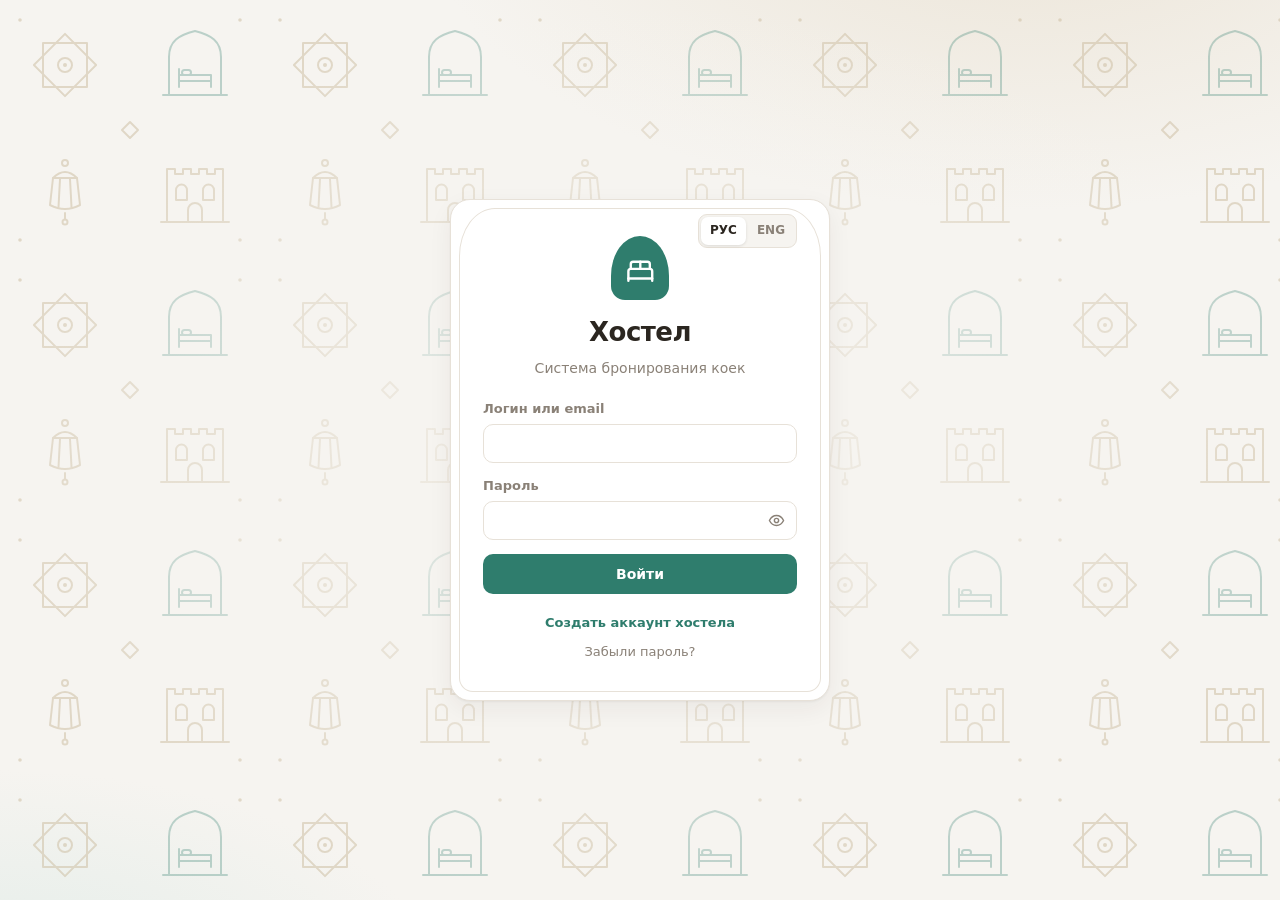
<file: hostel-booking/index.html>
<!DOCTYPE html>
<html lang="ru">

<head>
  <meta charset="UTF-8">
  <meta name="viewport" content="width=device-width, initial-scale=1.0">
  <meta name="robots" content="noindex, nofollow">
  <meta name="theme-color" content="#2f7d6d">
  <title>Хостел — бронирование коек</title>

  <!-- Иконки (вкладка браузера + экран телефона) -->
  <link rel="icon" type="image/png" sizes="32x32" href="assets/icon-32.png?v=2">
  <link rel="icon" type="image/png" sizes="192x192" href="assets/icon-192.png?v=2">
  <link rel="apple-touch-icon" sizes="180x180" href="assets/icon-180.png?v=2">
  <link rel="manifest" href="manifest.webmanifest?v=2">
  <meta name="apple-mobile-web-app-title" content="Хостел">
  <meta name="apple-mobile-web-app-capable" content="yes">
  <meta name="mobile-web-app-capable" content="yes">

  <link rel="stylesheet" href="styles.css?v=15">
<link rel="stylesheet" href="css/modals.css?v=1">
</head>

<body>

  <!-- ЭКРАН ВХОДА / РЕГИСТРАЦИИ -->
  <div id="loginScreen" class="login-screen">
    <form id="loginForm" class="login-card" autocomplete="off">
      <div class="lang-switch login-langs" id="loginLangs"></div>
      <div class="login-logo" data-icon="bed"></div>
      <h1 id="authTitle">Хостел</h1>
      <p class="login-sub" id="authSub">Система бронирования коек</p>

      <label class="field">
        <span id="authUserLabel">Логин или email</span>
        <input type="text" id="loginUser" required autocomplete="username">
      </label>
      <label class="field" id="authNameField" hidden>
        <span data-i18n="signup_name">Ваше имя</span>
        <input type="text" id="signupName" autocomplete="name">
    </label>
      <label class="field">
        <span data-i18n="login_pass">Пароль</span>
        <span class="pass-wrap">
          <input type="password" id="loginPass" required autocomplete="current-password" minlength="6">
          <button type="button" class="pass-eye" data-eye="loginPass" aria-label="Показать пароль"></button>
        </span>
      </label>
      <label class="field" id="authPass2Field" hidden>
        <span data-i18n="login_pass2">Повторите пароль</span>
        <span class="pass-wrap">
          <input type="password" id="loginPass2" autocomplete="new-password" minlength="6">
          <button type="button" class="pass-eye" data-eye="loginPass2" aria-label="Показать пароль"></button>
        </span>
      </label>

      <p id="loginError" class="login-error" hidden></p>
      <p id="loginOk" class="login-ok" hidden></p>
      <button type="submit" class="btn btn-primary btn-wide" id="authSubmit">Войти</button>

      <div class="auth-links">
        <button type="button" class="link-btn" id="authToggle">Создать аккаунт хостела</button>
        <button type="button" class="link-btn" id="authForgot">Забыли пароль?</button>
      </div>
    </form>
  </div>

  <!-- ПРИЛОЖЕНИЕ -->
  <div id="app" class="app" hidden>

    <header class="topbar">
      <div class="brand"><span class="brand-icon" data-icon="bed"></span> <span data-i18n="brand">Хостел</span>
        <span class="role-badge" id="roleBadge" hidden></span>
      </div>
      <nav class="tabs" id="tabs">
        <button class="tab active" data-view="map" data-i18n="tab_map">Карта мест</button>
        <button class="tab" data-view="calendar" data-i18n="tab_calendar">Календарь</button>
        <button class="tab" data-view="bookings" data-i18n="tab_bookings">Брони</button>
        <button class="tab" data-view="finance" data-i18n="tab_finance">Бухгалтерия</button>
        <button class="tab" data-view="analytics" data-i18n="tab_analytics">Аналитика</button>
        <button class="tab" data-view="structure" data-i18n="tab_structure">Структура</button>
        <button class="tab" data-view="team" id="tabTeam" hidden data-i18n="tab_team">Команда</button>
      </nav>
      <div class="topbar-actions">
        <div class="lang-switch" id="appLangs"></div>
        <select class="select hostel-switch" id="hostelSwitch" hidden data-i18n-title="hostel_switch_title"
          title="Вы работаете в нескольких хостелах — выберите нужный"></select>
        <button class="btn btn-ghost" id="btnExport" data-i18n-title="export_title"
          title="Скачать резервную копию данных"><span data-icon="download"></span><span class="btn-label"
            data-i18n="export">Экспорт</span></button>
        <button class="btn btn-ghost" id="btnImport" data-i18n-title="import_title"
          title="Загрузить данные из файла"><span data-icon="upload"></span><span class="btn-label"
            data-i18n="import">Импорт</span></button>
        <input type="file" id="importFile" accept=".json" hidden>
        <button class="btn btn-ghost" id="btnLogout" data-i18n-title="logout" title="Выйти"><span
            data-icon="logout"></span><span class="btn-label" data-i18n="logout">Выход</span></button>
      </div>
    </header>

    <div class="stats" id="statsBar"></div>

    <!-- ВИД: КАРТА МЕСТ -->
    <main id="viewMap" class="view"></main>

    <!-- ВИД: БРОНИ -->
    <main id="viewBookings" class="view" hidden>
      <div class="toolbar">
        <div class="search-box">
          <span data-icon="search"></span>
          <input type="text" id="searchBookings" data-i18n-ph="search_ph" placeholder="Поиск: гость или телефон…">
        </div>
        <select id="filterApt" class="select"></select>
        <select id="filterStatus" class="select">
          <option value="active" data-i18n="f_active">Живут сейчас</option>
          <option value="future" data-i18n="f_future">Заезд позже</option>
          <option value="past" data-i18n="f_past">Выехали</option>
          <option value="all" selected data-i18n="f_all">Все брони</option>
        </select>
        <select id="filterSource" class="select">
          <option value="all" selected data-i18n="f_all_sources">Все источники</option>
          <option value="site" data-i18n="f_site_only">Только с сайта</option>
          <option value="crm" data-i18n="f_crm_only">Только CRM</option>
        </select>
        <button class="btn btn-primary" id="btnNewBooking"><span data-icon="plus"></span> <span
            data-i18n="new_booking">Новая бронь</span></button>
      </div>
      <div class="table-wrap">
        <table class="bookings-table">
          <thead>
            <tr>
              <th data-i18n="th_guest">Гость</th>
              <th data-i18n="th_phone">Телефон</th>
              <th data-i18n="th_place">Место</th>
              <th data-i18n="th_in">Заезд</th>
              <th data-i18n="th_out">Выезд</th>
              <th data-i18n="th_nights">Ночей</th>
              <th data-i18n="th_sum">Сумма</th>
              <th data-i18n="bk_prepaid">Предоплата</th>
              <th data-i18n="bk_total">Итого</th>
              <th data-i18n="th_pay">Оплата</th>
              <th data-i18n="th_status">Статус</th>
              <th></th>
            </tr>
          </thead>
          <tbody id="bookingsBody"></tbody>
        </table>
        <p id="bookingsEmpty" class="empty-note" hidden data-i18n="no_bookings">Броней не найдено</p>
      </div>
    </main>

    <!-- ВИД: СТРУКТУРА -->
    <main id="viewStructure" class="view" hidden>
      <div class="structure-intro">
        <p data-i18n="struct_intro">Здесь настраивается «география» хостела: апартаменты, комнаты с кроватями и капсульные
          боксы.
          В каждом апартаменте есть туалет, кухня и общая зона — они отмечаются на карте автоматически.</p>
        <button class="btn btn-primary" id="btnAddApt"><span data-icon="plus"></span> <span data-i18n="add_apt">Добавить
            апартамент</span></button>
      </div>
      <div id="structureList"></div>
    </main>

    <!-- ВИД: АНАЛИТИКА -->
    <main id="viewAnalytics" class="view" hidden></main>

    <!-- ВИД: КОМАНДА -->
    <main id="viewTeam" class="view" hidden></main>

    <!-- ВИД: КАЛЕНДАРЬ (шахматка по койкам) -->
    <main id="viewCalendar" class="view" hidden></main>

    <!-- ВИД: БУХГАЛТЕРИЯ -->
    <main id="viewFinance" class="view" hidden></main>
  </div>

  <!-- Контейнер для всплывающих уведомлений -->
  <div id="toastContainer" class="toast-container"></div>

  <!-- Универсальное модальное окно (confirm / prompt) -->
<div class="modal-backdrop ui-modal" id="uiModal" hidden>
  <div class="modal">
    <div class="modal-head">
      <h2 id="uiModalTitle"></h2>
      <button class="btn-icon" data-close-ui-modal title="Закрыть"><span data-icon="x"></span></button>
    </div>
    <div class="modal-body" id="uiModalBody"></div>
    <div class="modal-actions ui-modal-actions" id="uiModalActions"></div>
  </div>
</div>

  <!-- МОДАЛКА: ОПЕРАЦИЯ (расход / доход) -->
  <div class="modal-backdrop" id="finModal" hidden>
    <div class="modal">
      <div class="modal-head">
        <h2 id="finModalTitle">Новый расход</h2>
        <button class="btn-icon" data-close="finModal" title="Закрыть"><span data-icon="x"></span></button>
      </div>
      <form class="modal-body booking-form" id="finForm">
        <div class="field-row">
          <label class="field">
            <span data-i18n="fin_kind">Тип операции</span>
            <select id="finKind" class="select">
              <option value="expense" data-i18n="fin_kind_exp">Расход</option>
              <option value="income" data-i18n="fin_kind_inc">Доход (кроме броней)</option>
            </select>
          </label>
          <label class="field">
            <span data-i18n="fin_date">Дата *</span>
            <input type="date" id="finDate" required>
          </label>
        </div>
        <label class="field">
          <span data-i18n="fin_cat">Статья *</span>
          <select id="finCat" class="select" required></select>
        </label>
        <div class="field-row">
          <label class="field">
            <span data-i18n="fin_amount">Сумма (₽) *</span>
            <input type="number" id="finAmount" min="0" step="0.01" required placeholder="0">
          </label>
          <label class="field">
            <span data-i18n="fin_note_f">Комментарий</span>
            <input type="text" id="finNote" data-i18n-ph="fin_note_ph" placeholder="Например: за июль, счёт №12">
          </label>
        </div>
        <p class="conflict-error" id="finError" hidden></p>
        <div class="modal-actions">
          <button type="button" class="btn btn-ghost" data-close="finModal" data-i18n="cancel">Отмена</button>
          <button type="submit" class="btn btn-primary" id="finSubmit" data-i18n="save">Сохранить</button>
        </div>
      </form>
    </div>
  </div>

  <!-- МОДАЛКА: КОЙКА -->
  <div class="modal-backdrop" id="bedModal" hidden>
    <div class="modal">
      <div class="modal-head">
        <h2 id="bedModalTitle"></h2>
        <button class="btn-icon" data-close="bedModal" title="Закрыть"><span data-icon="x"></span></button>
      </div>
      <div class="modal-body" id="bedModalBody"></div>
    </div>
  </div>

  <!-- МОДАЛКА: БРОНЬ -->
  <div class="modal-backdrop" id="bookingModal" hidden>
    <div class="modal">
      <div class="modal-head">
        <h2 id="bookingModalTitle">Новая бронь</h2>
        <button class="btn-icon" data-close="bookingModal" title="Закрыть"><span data-icon="x"></span></button>
      </div>
      <form class="modal-body booking-form" id="bookingForm">
        <label class="field">
          <span data-i18n="bk_place">Место</span>
          <select id="bkBed" class="select" required></select>
        </label>
        <div class="field-row">
          <label class="field">
            <span data-i18n="bk_guest">Имя гостя *</span>
            <input type="text" id="bkGuest" required data-i18n-ph="bk_guest_ph" placeholder="Имя Фамилия">
          </label>
          <label class="field">
            <span data-i18n="bk_phone">Телефон</span>
            <input type="tel" id="bkPhone" placeholder="+7 …">
          </label>
        </div>
        <div class="field-row">
          <label class="field">
            <span data-i18n="bk_in">Заезд *</span>
            <input type="date" id="bkIn" required>
          </label>
          <label class="field">
            <span data-i18n="bk_out">Выезд *</span>
            <input type="date" id="bkOut" required>
          </label>
        </div>
        <div class="field-row">
          <label class="field">
            <span data-i18n="bk_price">Цена за ночь</span>
            <input type="number" id="bkPrice" min="0" step="1" placeholder="0">
          </label>
          <label class="field">
            <span data-i18n="bk_prepaid">Предоплата</span>
            <input type="number" id="bkPrepaid" min="0" step="1" placeholder="0">
          </label>
        </div>
        <div class="field-row">
          <label class="field">
            <span data-i18n="bk_total">Итого к оплате</span>
            <input type="text" id="bkTotal" readonly placeholder="—">
          </label>
          <label class="field field-check">
            <span data-i18n="bk_pay">Оплата</span>
            <label class="check"><input type="checkbox" id="bkPaid"> <span data-i18n="bk_paid">Оплачено</span></label>
          </label>
        </div>
        <label class="field">
          <span data-i18n="bk_note">Комментарий</span>
          <input type="text" id="bkNote" data-i18n-ph="bk_note_ph" placeholder="Например: заедет после 22:00">
        </label>
        <p class="conflict-error" id="bkError" hidden></p>
        <div class="modal-actions">
          <button type="button" class="btn btn-ghost" data-close="bookingModal" data-i18n="cancel">Отмена</button>
          <button type="submit" class="btn btn-primary" id="bkSubmit" data-i18n="save">Сохранить</button>
        </div>
      </form>
    </div>
  </div>

  <!-- Supabase SDK -->
  <script src="assets/supabase.js"></script>

  <!-- Локализация: сначала словари, затем движок -->
  <script src="i18n/01-ru.js?v=1"></script>
  <script src="i18n/02-en.js?v=1"></script>
  <script src="i18n/04-engine.js?v=1"></script>

  <!-- Приложение: строго по порядку зависимостей -->
  <script src="app/01-constants.js?v=1"></script>
  <script src="app/02-helpers.js?v=1"></script>
  <script src="app/03-data.js?v=1"></script>
  <script src="app/04-buildings.js?v=1"></script>
  <script src="app/05-stats-map.js?v=1"></script>
  <script src="app/06-bookings.js?v=1"></script>
  <script src="app/07-structure.js?v=1"></script>
  <script src="app/08-analytics.js?v=1"></script>
  <script src="app/09-finance.js?v=1"></script>
  <script src="app/10-calendar.js?v=1"></script>
  <script src="app/11-team.js?v=1"></script>
  <script src="app/12-modals.js?v=1"></script>
  <script src="app/13-booking-actions.js?v=1"></script>
  <script src="app/14-structure-mutations.js?v=1"></script>
  <script src="app/15-export-import.js?v=1"></script>
  <script src="app/16-views.js?v=1"></script>
  <script src="app/17-init.js?v=1"></script>
<script src="app/18-toast.js?v=1"></script>
<script src="app/19-ui-modals.js?v=1"></script>
<script src="app/20-calendar-drag.js?v=1"></script>
<script src="app/21-site-bookings.js?v=1"></script>
</body>

</html>
</file>
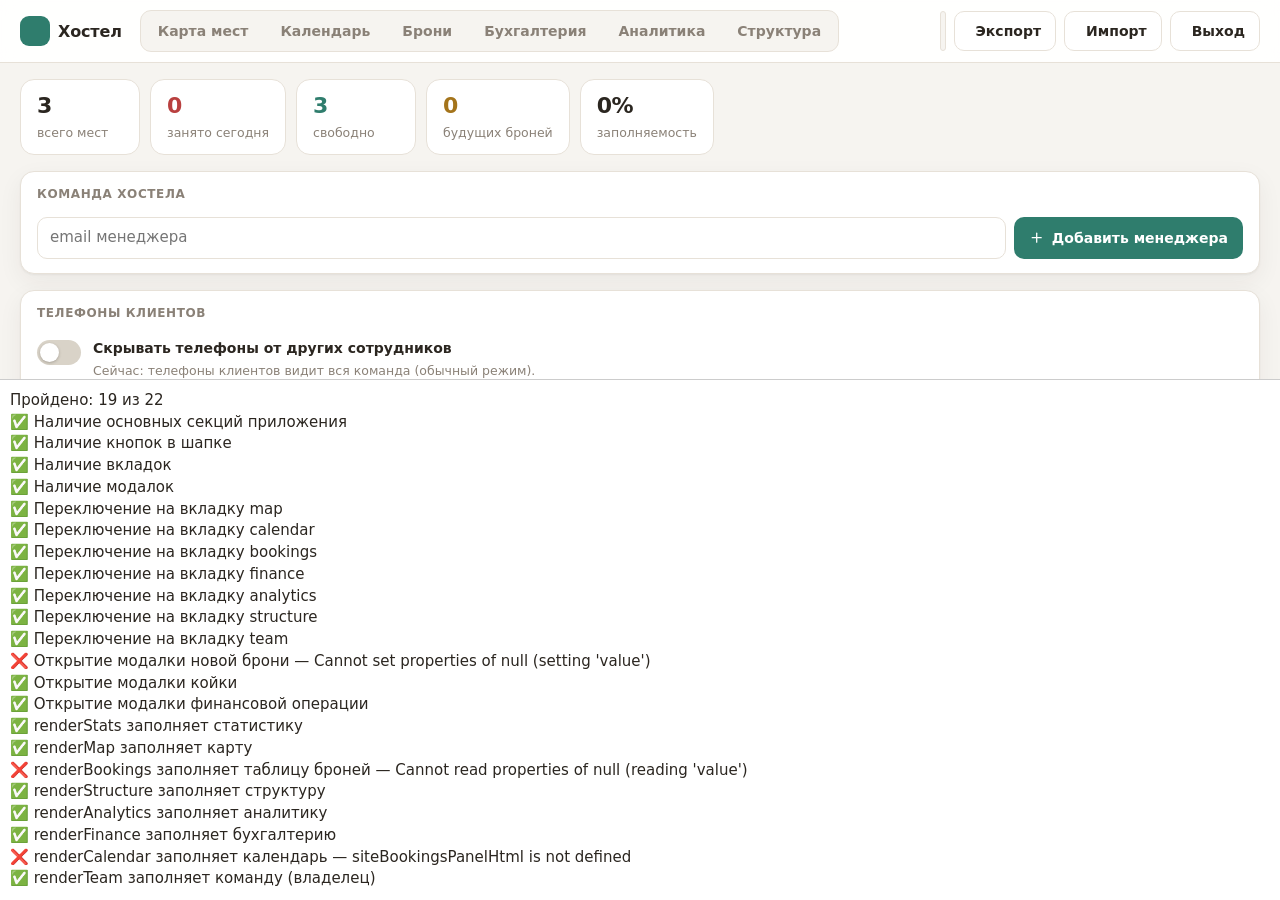
<file: hostel-booking/tests/integration.html>
<!DOCTYPE html>
<html lang="ru">

<head>
  <meta charset="UTF-8">
  <meta name="viewport" content="width=device-width, initial-scale=1.0">
  <meta name="robots" content="noindex, nofollow">
  <meta name="theme-color" content="#2f7d6d">
  <title>Хостел — бронирование коек</title>

  <!-- Иконки (вкладка браузера + экран телефона) -->
  <link rel="icon" type="image/png" sizes="32x32" href="../assets/icon-32.png?v=2">
  <link rel="icon" type="image/png" sizes="192x192" href="../assets/icon-192.png?v=2">
  <link rel="apple-touch-icon" sizes="180x180" href="../assets/icon-180.png?v=2">
  <link rel="manifest" href="../manifest.webmanifest?v=2">
  <meta name="apple-mobile-web-app-title" content="Хостел">
  <meta name="apple-mobile-web-app-capable" content="yes">
  <meta name="mobile-web-app-capable" content="yes">

  <link rel="stylesheet" href="../styles.css?v=15">
<link rel="stylesheet" href="../css/modals.css?v=1">
</head>

<body>

  <!-- ЭКРАН ВХОДА / РЕГИСТРАЦИИ -->
  <div id="loginScreen" class="login-screen">
    <form id="loginForm" class="login-card" autocomplete="off">
      <div class="lang-switch login-langs" id="loginLangs"></div>
      <div class="login-logo" data-icon="bed"></div>
      <h1 id="authTitle">Хостел</h1>
      <p class="login-sub" id="authSub">Система бронирования коек</p>

      <label class="field">
        <span id="authUserLabel">Логин или email</span>
        <input type="text" id="loginUser" required autocomplete="username">
      </label>
      <label class="field">
        <span data-i18n="login_pass">Пароль</span>
        <span class="pass-wrap">
          <input type="password" id="loginPass" required autocomplete="current-password" minlength="6">
          <button type="button" class="pass-eye" data-eye="loginPass" aria-label="Показать пароль"></button>
        </span>
      </label>
      <label class="field" id="authPass2Field" hidden>
        <span data-i18n="login_pass2">Повторите пароль</span>
        <span class="pass-wrap">
          <input type="password" id="loginPass2" autocomplete="new-password" minlength="6">
          <button type="button" class="pass-eye" data-eye="loginPass2" aria-label="Показать пароль"></button>
        </span>
      </label>

      <p id="loginError" class="login-error" hidden></p>
      <p id="loginOk" class="login-ok" hidden></p>
      <button type="submit" class="btn btn-primary btn-wide" id="authSubmit">Войти</button>

      <div class="auth-links">
        <button type="button" class="link-btn" id="authToggle">Создать аккаунт хостела</button>
        <button type="button" class="link-btn" id="authForgot">Забыли пароль?</button>
      </div>
    </form>
  </div>

  <!-- ПРИЛОЖЕНИЕ -->
  <div id="app" class="app" hidden>

    <header class="topbar">
      <div class="brand"><span class="brand-icon" data-icon="bed"></span> <span data-i18n="brand">Хостел</span>
        <span class="role-badge" id="roleBadge" hidden></span>
      </div>
      <nav class="tabs" id="tabs">
        <button class="tab active" data-view="map" data-i18n="tab_map">Карта мест</button>
        <button class="tab" data-view="calendar" data-i18n="tab_calendar">Календарь</button>
        <button class="tab" data-view="bookings" data-i18n="tab_bookings">Брони</button>
        <button class="tab" data-view="finance" data-i18n="tab_finance">Бухгалтерия</button>
        <button class="tab" data-view="analytics" data-i18n="tab_analytics">Аналитика</button>
        <button class="tab" data-view="structure" data-i18n="tab_structure">Структура</button>
        <button class="tab" data-view="team" id="tabTeam" hidden data-i18n="tab_team">Команда</button>
      </nav>
      <div class="topbar-actions">
        <div class="lang-switch" id="appLangs"></div>
        <select class="select hostel-switch" id="hostelSwitch" hidden data-i18n-title="hostel_switch_title"
          title="Вы работаете в нескольких хостелах — выберите нужный"></select>
        <button class="btn btn-ghost" id="btnExport" data-i18n-title="export_title"
          title="Скачать резервную копию данных"><span data-icon="download"></span><span class="btn-label"
            data-i18n="export">Экспорт</span></button>
        <button class="btn btn-ghost" id="btnImport" data-i18n-title="import_title"
          title="Загрузить данные из файла"><span data-icon="upload"></span><span class="btn-label"
            data-i18n="import">Импорт</span></button>
        <input type="file" id="importFile" accept=".json" hidden>
        <button class="btn btn-ghost" id="btnLogout" data-i18n-title="logout" title="Выйти"><span
            data-icon="logout"></span><span class="btn-label" data-i18n="logout">Выход</span></button>
      </div>
    </header>

    <div class="stats" id="statsBar"></div>

    <!-- ВИД: КАРТА МЕСТ -->
    <main id="viewMap" class="view"></main>

    <!-- ВИД: БРОНИ -->
    <main id="viewBookings" class="view" hidden>
      <div class="toolbar">
        <div class="search-box">
          <span data-icon="search"></span>
          <input type="text" id="searchBookings" data-i18n-ph="search_ph" placeholder="Поиск: гость или телефон…">
        </div>
        <select id="filterApt" class="select"></select>
        <select id="filterStatus" class="select">
          <option value="active" data-i18n="f_active">Живут сейчас</option>
          <option value="future" data-i18n="f_future">Заезд позже</option>
          <option value="past" data-i18n="f_past">Выехали</option>
          <option value="all" selected data-i18n="f_all">Все брони</option>
        </select>
        <button class="btn btn-primary" id="btnNewBooking"><span data-icon="plus"></span> <span
            data-i18n="new_booking">Новая бронь</span></button>
      </div>
      <div class="table-wrap">
        <table class="bookings-table">
          <thead>
            <tr>
              <th data-i18n="th_guest">Гость</th>
              <th data-i18n="th_phone">Телефон</th>
              <th data-i18n="th_place">Место</th>
              <th data-i18n="th_in">Заезд</th>
              <th data-i18n="th_out">Выезд</th>
              <th data-i18n="th_nights">Ночей</th>
              <th data-i18n="th_sum">Сумма</th>
              <th data-i18n="th_pay">Оплата</th>
              <th data-i18n="th_status">Статус</th>
              <th></th>
            </tr>
          </thead>
          <tbody id="bookingsBody"></tbody>
        </table>
        <p id="bookingsEmpty" class="empty-note" hidden data-i18n="no_bookings">Броней не найдено</p>
      </div>
    </main>

    <!-- ВИД: СТРУКТУРА -->
    <main id="viewStructure" class="view" hidden>
      <div class="structure-intro">
        <p data-i18n="struct_intro">Здесь настраивается «география» хостела: апартаменты, комнаты с кроватями и капсульные
          боксы.
          В каждом апартаменте есть туалет, кухня и общая зона — они отмечаются на карте автоматически.</p>
        <button class="btn btn-primary" id="btnAddApt"><span data-icon="plus"></span> <span data-i18n="add_apt">Добавить
            апартамент</span></button>
      </div>
      <div id="structureList"></div>
    </main>

    <!-- ВИД: АНАЛИТИКА -->
    <main id="viewAnalytics" class="view" hidden></main>

    <!-- ВИД: КОМАНДА -->
    <main id="viewTeam" class="view" hidden></main>

    <!-- ВИД: КАЛЕНДАРЬ (шахматка по койкам) -->
    <main id="viewCalendar" class="view" hidden></main>

    <!-- ВИД: БУХГАЛТЕРИЯ -->
    <main id="viewFinance" class="view" hidden></main>
  </div>

  <!-- Контейнер для всплывающих уведомлений -->
  <div id="toastContainer" class="toast-container"></div>

  <!-- Универсальное модальное окно (confirm / prompt) -->
<div class="modal-backdrop ui-modal" id="uiModal" hidden>
  <div class="modal">
    <div class="modal-head">
      <h2 id="uiModalTitle"></h2>
      <button class="btn-icon" data-close-ui-modal title="Закрыть"><span data-icon="x"></span></button>
    </div>
    <div class="modal-body" id="uiModalBody"></div>
    <div class="modal-actions ui-modal-actions" id="uiModalActions"></div>
  </div>
</div>

  <!-- МОДАЛКА: ОПЕРАЦИЯ (расход / доход) -->
  <div class="modal-backdrop" id="finModal" hidden>
    <div class="modal">
      <div class="modal-head">
        <h2 id="finModalTitle">Новый расход</h2>
        <button class="btn-icon" data-close="finModal" title="Закрыть"><span data-icon="x"></span></button>
      </div>
      <form class="modal-body booking-form" id="finForm">
        <div class="field-row">
          <label class="field">
            <span data-i18n="fin_kind">Тип операции</span>
            <select id="finKind" class="select">
              <option value="expense" data-i18n="fin_kind_exp">Расход</option>
              <option value="income" data-i18n="fin_kind_inc">Доход (кроме броней)</option>
            </select>
          </label>
          <label class="field">
            <span data-i18n="fin_date">Дата *</span>
            <input type="date" id="finDate" required>
          </label>
        </div>
        <label class="field">
          <span data-i18n="fin_cat">Статья *</span>
          <select id="finCat" class="select" required></select>
        </label>
        <div class="field-row">
          <label class="field">
            <span data-i18n="fin_amount">Сумма (₽) *</span>
            <input type="number" id="finAmount" min="0" step="0.01" required placeholder="0">
          </label>
          <label class="field">
            <span data-i18n="fin_note_f">Комментарий</span>
            <input type="text" id="finNote" data-i18n-ph="fin_note_ph" placeholder="Например: за июль, счёт №12">
          </label>
        </div>
        <p class="conflict-error" id="finError" hidden></p>
        <div class="modal-actions">
          <button type="button" class="btn btn-ghost" data-close="finModal" data-i18n="cancel">Отмена</button>
          <button type="submit" class="btn btn-primary" id="finSubmit" data-i18n="save">Сохранить</button>
        </div>
      </form>
    </div>
  </div>

  <!-- МОДАЛКА: КОЙКА -->
  <div class="modal-backdrop" id="bedModal" hidden>
    <div class="modal">
      <div class="modal-head">
        <h2 id="bedModalTitle"></h2>
        <button class="btn-icon" data-close="bedModal" title="Закрыть"><span data-icon="x"></span></button>
      </div>
      <div class="modal-body" id="bedModalBody"></div>
    </div>
  </div>

  <!-- МОДАЛКА: БРОНЬ -->
  <div class="modal-backdrop" id="bookingModal" hidden>
    <div class="modal">
      <div class="modal-head">
        <h2 id="bookingModalTitle">Новая бронь</h2>
        <button class="btn-icon" data-close="bookingModal" title="Закрыть"><span data-icon="x"></span></button>
      </div>
      <form class="modal-body booking-form" id="bookingForm">
        <label class="field">
          <span data-i18n="bk_place">Место</span>
          <select id="bkBed" class="select" required></select>
        </label>
        <div class="field-row">
          <label class="field">
            <span data-i18n="bk_guest">Имя гостя *</span>
            <input type="text" id="bkGuest" required data-i18n-ph="bk_guest_ph" placeholder="Имя Фамилия">
          </label>
          <label class="field">
            <span data-i18n="bk_phone">Телефон</span>
            <input type="tel" id="bkPhone" placeholder="+7 …">
          </label>
        </div>
        <div class="field-row">
          <label class="field">
            <span data-i18n="bk_in">Заезд *</span>
            <input type="date" id="bkIn" required>
          </label>
          <label class="field">
            <span data-i18n="bk_out">Выезд *</span>
            <input type="date" id="bkOut" required>
          </label>
        </div>
        <div class="field-row">
          <label class="field">
            <span data-i18n="bk_price">Цена за ночь</span>
            <input type="number" id="bkPrice" min="0" step="1" placeholder="0">
          </label>
          <label class="field field-check">
            <span data-i18n="bk_pay">Оплата</span>
            <label class="check"><input type="checkbox" id="bkPaid"> <span data-i18n="bk_paid">Оплачено</span></label>
          </label>
        </div>
        <label class="field">
          <span data-i18n="bk_note">Комментарий</span>
          <input type="text" id="bkNote" data-i18n-ph="bk_note_ph" placeholder="Например: заедет после 22:00">
        </label>
        <p class="conflict-error" id="bkError" hidden></p>
        <div class="modal-actions">
          <button type="button" class="btn btn-ghost" data-close="bookingModal" data-i18n="cancel">Отмена</button>
          <button type="submit" class="btn btn-primary" id="bkSubmit" data-i18n="save">Сохранить</button>
        </div>
      </form>
    </div>
  </div>

  <!-- Supabase SDK -->
  <script src="../assets/supabase.js"></script>

  <!-- Локализация: сначала словари, затем движок -->
  <script src="../i18n/01-ru.js?v=1"></script>
  <script src="../i18n/02-en.js?v=1"></script>
  <script src="../i18n/04-engine.js?v=1"></script>

  <!-- Приложение: строго по порядку зависимостей -->
  <script src="../app/01-constants.js"></script>
  <script src="../app/02-helpers.js"></script>
  <script src="../app/03-data.js"></script>
  <script src="../app/04-buildings.js"></script>
  <script src="../app/05-stats-map.js"></script>
  <script src="../app/06-bookings.js"></script>
  <script src="../app/07-structure.js"></script>
  <script src="../app/08-analytics.js"></script>
  <script src="../app/09-finance.js"></script>
  <script src="../app/10-calendar.js"></script>
  <script src="../app/11-team.js"></script>
  <script src="../app/12-modals.js"></script>
  <script src="../app/13-booking-actions.js"></script>
  <script src="../app/14-structure-mutations.js"></script>
  <script src="../app/15-export-import.js"></script>
  <script src="../app/16-views.js"></script>
  <!-- <script src="app/17-init.js?v=1"></script> -->
<script src="../app/18-toast.js?v=1"></script>
<script src="../app/19-ui-modals.js?v=1"></script>

<script>
document.addEventListener('DOMContentLoaded', function() {
  document.getElementById('loginScreen').hidden = true;
  document.getElementById('app').hidden = false;
});
</script>

<div id="testResults" style="position:fixed; bottom:0; left:0; right:0; background:#fff; padding:10px; border-top:1px solid #ccc; z-index:9999;">
  <div id="summary" class="summary"></div>
  <div id="results"></div>
</div>

<script src="integration-tests.js"></script>

</body>

</html>
</file>
<file: hostel-booking/styles.css>
/* ===== Хостел · бронирование коек ===== */
:root{
  --bg:#f6f4f0;
  --card:#ffffff;
  --ink:#2b2620;
  --muted:#8a8177;
  --line:#e7e1d8;
  --accent:#2f7d6d;        /* тёплый зелёный */
  --accent-ink:#ffffff;
  --free:#e8f4ef;  --free-ink:#2f7d6d;  --free-line:#bfe0d5;
  --busy:#fdeaea;  --busy-ink:#b9403f;  --busy-line:#f2c5c4;
  --resv:#fdf3dd;  --resv-ink:#a4741b;  --resv-line:#efd9a8;
  --wood-a:#faf6ee; --wood-b:#f1e9db; --wood-line:#dcd0bc; --wood-ink:#7a6a4f;
  --radius:14px;
  --shadow:0 1px 2px rgba(43,38,32,.05),0 8px 24px rgba(43,38,32,.06);
  --ease:cubic-bezier(.23,1,.32,1);
}
*{box-sizing:border-box}
html,body{margin:0;padding:0;overflow-x:clip;max-width:100%}
body{
  font-family:"Segoe UI",system-ui,-apple-system,sans-serif;
  background:var(--bg); color:var(--ink);
  font-size:15px; line-height:1.45;
  -webkit-text-size-adjust:100%;
  text-size-adjust:100%;
}
[hidden]{display:none !important}

/* иконки */
[data-icon] svg{width:1.1em;height:1.1em;vertical-align:-.18em;stroke:currentColor}

/* ===== вход ===== */
.login-screen{
  min-height:100vh; display:flex; align-items:center; justify-content:center;
  background:
    radial-gradient(900px 600px at 50% 50%, rgba(246,244,240,.9) 0%, rgba(246,244,240,.25) 55%, transparent 75%),
    url("assets/bg-login.svg"),
    radial-gradient(1000px 500px at 80% -10%, #ece5d8 0%, transparent 60%),
    radial-gradient(800px 400px at 0% 110%, #e3ede9 0%, transparent 55%),
    var(--bg);
  background-size:auto, 260px 260px, auto, auto, auto;
  padding:20px;
}
.login-card{
  background:var(--card); border:1px solid var(--line); border-radius:20px;
  box-shadow:var(--shadow); padding:36px 32px; width:100%; max-width:380px;
  display:flex; flex-direction:column; gap:14px; text-align:center;
}
.login-card h1{margin:0;font-size:26px;letter-spacing:-.02em}
.login-sub{margin:-8px 0 8px;color:var(--muted);font-size:14px}
.login-logo{
  width:58px;height:64px;margin:0 auto;
  border-radius:50% 50% 14px 14px / 62% 62% 14px 14px; /* восточная арка */
  background:var(--accent);color:#fff;display:flex;align-items:center;justify-content:center;
  font-size:26px;padding-top:6px;
}
.login-card{position:relative}
.login-card::before{ /* тонкая арка-рамка над карточкой */
  content:"";position:absolute;inset:8px;pointer-events:none;
  border:1px solid var(--line);
  border-radius:36px 36px 14px 14px / 48px 48px 14px 14px;
}
.login-error{color:var(--busy-ink);font-size:13px;margin:0;text-align:start;
  background:var(--busy);border:1px solid var(--busy-line);border-radius:10px;padding:8px 11px}
.login-ok{color:var(--free-ink);font-size:13px;margin:0;text-align:start;
  background:var(--free);border:1px solid var(--free-line);border-radius:10px;padding:8px 11px}
.auth-links{display:flex;flex-direction:column;gap:6px;margin-top:4px}
.link-btn{
  background:none;border:0;padding:2px;cursor:pointer;
  font:inherit;font-size:13px;color:var(--accent);font-weight:600;
}
.link-btn:hover{text-decoration:underline}
.link-btn#authForgot{color:var(--muted);font-weight:500}
.login-card .field{text-align:start}

/* ===== поля ===== */
.field{display:flex;flex-direction:column;gap:5px;font-size:13px;color:var(--muted);flex:1}
.field>span{font-weight:600}
.field input,.field select,.select,.search-box input{
  font:inherit;color:var(--ink);background:#fff;
  border:1px solid var(--line);border-radius:10px;padding:9px 12px;outline:none;
  transition:border-color .15s var(--ease), box-shadow .15s var(--ease);
}
.field input:focus,.field select:focus,.select:focus,.search-box input:focus{
  border-color:var(--accent); box-shadow:0 0 0 3px rgba(47,125,109,.15);
}
.field-row{display:flex;gap:12px}
.field-check .check{
  display:flex;align-items:center;gap:8px;color:var(--ink);
  border:1px solid var(--line);border-radius:10px;padding:9px 12px;cursor:pointer;
}
.field-check input{width:16px;height:16px;accent-color:var(--accent)}

/* ===== кнопки ===== */
.btn{
  display:inline-flex;align-items:center;justify-content:center;gap:7px;
  font:inherit;font-weight:600;font-size:14px;
  border:1px solid transparent;border-radius:10px;padding:9px 14px;cursor:pointer;
  transition:transform .12s var(--ease), background .15s, border-color .15s;
}
.btn:active{transform:scale(.97)}
.btn:focus-visible{outline:2px solid var(--accent);outline-offset:2px}
.btn-primary{background:var(--accent);color:var(--accent-ink)}
.btn-primary:hover{background:#276a5c}
.btn-ghost{background:#fff;border-color:var(--line);color:var(--ink)}
.btn-ghost:hover{border-color:#cfc6b8}
.btn-danger{background:#fff;border-color:var(--busy-line);color:var(--busy-ink)}
.btn-danger:hover{background:var(--busy)}
.btn-wide{width:100%}
.btn-sm{padding:5px 10px;font-size:13px;border-radius:8px}
.btn-icon{
  display:inline-flex;align-items:center;justify-content:center;
  width:32px;height:32px;border-radius:8px;border:1px solid var(--line);
  background:#fff;color:var(--muted);cursor:pointer;font-size:15px;
}
.btn-icon:hover{color:var(--ink);border-color:#cfc6b8}

/* ===== шапка ===== */
.topbar{
  position:sticky;top:0;z-index:50;
  display:flex;align-items:center;gap:18px;flex-wrap:wrap;
  background:rgba(255,255,255,.92);-webkit-backdrop-filter:blur(8px);backdrop-filter:blur(8px);backdrop-filter:blur(8px);
  border-bottom:1px solid var(--line);padding:10px 20px;
}
.brand{font-weight:700;font-size:16px;letter-spacing:-.01em;display:flex;align-items:center;gap:8px}
.brand-icon{
  width:30px;height:30px;border-radius:9px;background:var(--accent);color:#fff;
  display:inline-flex;align-items:center;justify-content:center;font-size:15px;
}
.brand-logo{width:30px;height:30px;border-radius:8px;object-fit:cover;flex:none}
.login-logo-img{
  width:72px;height:72px;margin:0 auto;display:block;border-radius:18px;
  box-shadow:0 4px 16px rgba(43,38,32,.12);
}
.tabs{
  display:flex;gap:4px;background:var(--bg);border:1px solid var(--line);
  border-radius:11px;padding:3px;min-width:0;
  overflow-x:auto;scrollbar-width:none;-webkit-overflow-scrolling:touch;
}
.tabs::-webkit-scrollbar{display:none}
.tab{
  flex:none;white-space:nowrap;
  font:inherit;font-weight:600;font-size:14px;color:var(--muted);
  background:transparent;border:0;border-radius:8px;padding:7px 14px;cursor:pointer;
  transition:background .15s,color .15s;
}
.tab:hover{color:var(--ink)}
.tab.active{background:#fff;color:var(--ink);box-shadow:0 1px 3px rgba(43,38,32,.12)}
.topbar-actions{margin-inline-start:auto;display:flex;gap:8px}

/* ===== статистика ===== */
.stats{display:flex;gap:10px;flex-wrap:wrap;padding:16px 20px 0}
.stat{
  background:var(--card);border:1px solid var(--line);border-radius:var(--radius);
  padding:10px 16px;min-width:120px;
}
.stat b{display:block;font-size:22px;letter-spacing:-.02em}
.stat span{font-size:12.5px;color:var(--muted)}
.stat.s-busy b{color:var(--busy-ink)}
.stat.s-free b{color:var(--free-ink)}
.stat.s-resv b{color:var(--resv-ink)}

/* ===== карта мест ===== */
.view{padding:16px 20px 60px}
.apt-grid{display:grid;grid-template-columns:repeat(auto-fill,minmax(430px,1fr));gap:16px}
.apt-card{
  background:var(--card);border:1px solid var(--line);border-radius:var(--radius);
  box-shadow:var(--shadow);padding:16px 18px;
}
.apt-head{display:flex;align-items:center;gap:10px;flex-wrap:wrap;margin-bottom:6px}
.apt-head h3{margin:0;font-size:17px;letter-spacing:-.01em}
.apt-floor{font-size:12.5px;color:var(--muted);background:var(--bg);border:1px solid var(--line);border-radius:999px;padding:2px 10px}
.apt-occ{margin-inline-start:auto;font-size:12.5px;color:var(--muted)}
.amenities{display:flex;gap:6px;flex-wrap:wrap;margin:4px 0 12px}
.amenity{
  display:inline-flex;align-items:center;gap:5px;
  font-size:12px;color:var(--muted);
  background:var(--bg);border:1px solid var(--line);border-radius:999px;padding:3px 10px;
}
.room-block{margin-bottom:12px}
.room-title{
  display:flex;align-items:center;gap:7px;
  font-size:13px;font-weight:700;color:var(--muted);margin-bottom:7px;
  text-transform:uppercase;letter-spacing:.04em;
}
.beds{display:flex;flex-wrap:wrap;gap:8px}
.bed{
  position:relative;
  min-width:66px;padding:8px 10px;border-radius:11px;cursor:pointer;
  border:1px solid var(--free-line);background:var(--free);color:var(--free-ink);
  font:inherit;font-weight:700;font-size:13.5px;text-align:center;
  transition:transform .12s var(--ease), box-shadow .15s var(--ease);
}
.bed small{display:block;font-weight:500;font-size:11px;opacity:.8;margin-top:2px;
  max-width:110px;overflow:hidden;text-overflow:ellipsis;white-space:nowrap}
.bed:hover{transform:translateY(-2px);box-shadow:0 4px 12px rgba(43,38,32,.12)}
.bed:active{transform:scale(.97)}
.bed.busy{background:var(--busy);border-color:var(--busy-line);color:var(--busy-ink)}
.bed.resv{background:var(--resv);border-color:var(--resv-line);color:var(--resv-ink)}

/* капсульные боксы — белое дерево */
.room-block.capsule .beds{gap:10px}
.bed.capsule{
  background:
    repeating-linear-gradient(90deg,
      rgba(163,142,109,.06) 0 2px, transparent 2px 9px,
      rgba(163,142,109,.09) 9px 10px, transparent 10px 26px),
    linear-gradient(180deg,var(--wood-a),var(--wood-b));
  border:1px solid var(--wood-line);
  border-bottom-width:3px;
  border-radius:13px 13px 9px 9px;
  color:var(--wood-ink);
}
.bed.capsule.busy{color:var(--busy-ink);border-color:var(--busy-line);
  box-shadow:inset 0 0 0 2px rgba(185,64,63,.25)}
.bed.capsule.resv{color:var(--resv-ink);border-color:var(--resv-line);
  box-shadow:inset 0 0 0 2px rgba(164,116,27,.25)}

/* редактирование на карте */
.bed.add-bed{
  background:transparent;border:1.5px dashed #cfc6b8;color:var(--muted);font-weight:600;
}
.bed.add-bed:hover{border-color:var(--accent);color:var(--accent);box-shadow:none;transform:none}
.bed-x{
  position:absolute;top:-7px;inset-inline-end:-7px;width:19px;height:19px;border-radius:50%;
  background:var(--busy-ink);color:#fff;font-size:13px;font-weight:700;line-height:19px;text-align:center;
  box-shadow:0 1px 4px rgba(0,0,0,.3);
}
.bed-x:hover{background:#963332}
.bed-ren{
  position:absolute;top:-7px;inset-inline-start:-7px;width:19px;height:19px;border-radius:50%;
  background:var(--accent);color:#fff;font-size:11px;line-height:19px;text-align:center;
  box-shadow:0 1px 4px rgba(0,0,0,.3);cursor:pointer;
}
.bed-ren:hover{filter:brightness(.93)}
.btn-xs{width:26px;height:26px;font-size:13px}
.btn-icon.danger{color:var(--busy-ink);border-color:var(--busy-line)}
.btn-icon.danger:hover{background:var(--busy);color:var(--busy-ink)}
.room-title .btn-xs{margin-inline-start:2px}
/* режим цен (кнопка «$»): теги цен на карте */
.price-tag{
  display:inline-flex;align-items:center;gap:4px;
  font-size:12px;font-weight:700;color:var(--accent-ink);
  background:var(--accent);border:1px solid var(--accent);
  border-radius:999px;padding:2px 9px;margin-inline-start:6px;cursor:pointer;
}
.price-tag:hover{filter:brightness(.95)}
.bed-price{
  display:block;font-weight:700;font-size:11px;color:var(--accent-ink);
  background:rgba(15,110,86,.12);border-radius:6px;padding:1px 5px;margin-bottom:3px;cursor:pointer;
}
.bed-price:hover{background:rgba(15,110,86,.2)}
.map-add-row{display:flex;gap:8px;flex-wrap:wrap;margin-top:2px;padding-top:10px;border-top:1px dashed var(--line)}
.btn-dashed{background:transparent;border:1.5px dashed #cfc6b8;color:var(--muted)}
.btn-dashed:hover{border-color:var(--accent);color:var(--accent)}
.apt-add{
  min-height:180px;border:2px dashed #cfc6b8;border-radius:var(--radius);
  background:transparent;color:var(--muted);font:inherit;font-weight:600;font-size:15px;
  display:flex;align-items:center;justify-content:center;gap:8px;cursor:pointer;
  transition:border-color .15s,color .15s;
}
.apt-add:hover{border-color:var(--accent);color:var(--accent)}

/* панель карты + легенда */
.map-toolbar{display:flex;align-items:center;gap:14px;flex-wrap:wrap;margin-bottom:14px}
.map-toolbar .legend{margin:0;flex:1}
#btnMapEdit.edit-on{background:var(--accent);color:#fff;border-color:var(--accent)}
.legend{display:flex;gap:14px;flex-wrap:wrap;margin:0 0 14px;font-size:12.5px;color:var(--muted)}
.legend i{display:inline-block;width:12px;height:12px;border-radius:4px;margin-inline-end:5px;vertical-align:-1px;border:1px solid}
.legend .l-free i{background:var(--free);border-color:var(--free-line)}
.legend .l-busy i{background:var(--busy);border-color:var(--busy-line)}
.legend .l-resv i{background:var(--resv);border-color:var(--resv-line)}
.legend .l-wood i{background:linear-gradient(180deg,var(--wood-a),var(--wood-b));border-color:var(--wood-line)}

/* ===== таблица броней ===== */
.toolbar{display:flex;gap:10px;flex-wrap:wrap;align-items:center;margin-bottom:14px}
.search-box{position:relative;flex:1;min-width:220px;display:flex}
.search-box [data-icon]{position:absolute;inset-inline-start:11px;top:50%;transform:translateY(-50%);color:var(--muted);font-size:14px;pointer-events:none}
.search-box input{width:100%;padding-inline-start:34px}
.table-wrap{
  background:var(--card);border:1px solid var(--line);border-radius:var(--radius);
  box-shadow:var(--shadow);overflow-x:auto;
}
.bookings-table{width:100%;border-collapse:collapse;font-size:14px;min-width:900px}
.bookings-table th{
  text-align:start;font-size:11.5px;text-transform:uppercase;letter-spacing:.05em;
  color:var(--muted);padding:12px 14px;border-bottom:1px solid var(--line);white-space:nowrap;
}
.bookings-table td{padding:11px 14px;border-bottom:1px solid var(--line);vertical-align:middle}
.bookings-table tr:last-child td{border-bottom:0}
.bookings-table tr:hover td{background:#fbfaf7}
.place-chip{
  display:inline-block;font-size:12.5px;font-weight:600;
  background:var(--bg);border:1px solid var(--line);border-radius:8px;padding:3px 9px;white-space:nowrap;
}
.pill{display:inline-block;font-size:12px;font-weight:600;border-radius:999px;padding:3px 10px;border:1px solid;white-space:nowrap}
.pill.active{background:var(--busy);border-color:var(--busy-line);color:var(--busy-ink)}
.pill.future{background:var(--resv);border-color:var(--resv-line);color:var(--resv-ink)}
.pill.past{background:var(--bg);border-color:var(--line);color:var(--muted)}
.pill.paid{background:var(--free);border-color:var(--free-line);color:var(--free-ink)}
.pill.unpaid{background:var(--busy);border-color:var(--busy-line);color:var(--busy-ink)}
.row-actions{display:flex;gap:6px;justify-content:flex-end}
.empty-note{text-align:center;color:var(--muted);padding:28px 10px;margin:0}
.note-cell{color:var(--muted);font-size:12.5px}

/* ===== структура ===== */
.structure-intro{display:flex;gap:16px;align-items:center;justify-content:space-between;flex-wrap:wrap;margin-bottom:16px}
.structure-intro p{margin:0;color:var(--muted);max-width:640px}
.struct-apt{
  background:var(--card);border:1px solid var(--line);border-radius:var(--radius);
  box-shadow:var(--shadow);padding:16px 18px;margin-bottom:14px;
}
.struct-apt-head{display:flex;gap:12px;align-items:flex-end;flex-wrap:wrap;margin-bottom:12px}
.struct-apt-head .field{flex:0 1 160px}
.struct-apt-head .btn-danger{margin-inline-start:auto}
.struct-rooms{display:flex;flex-direction:column;gap:8px}
.struct-room{
  display:flex;gap:10px;align-items:center;flex-wrap:wrap;
  background:var(--bg);border:1px solid var(--line);border-radius:10px;padding:8px 12px;
}
.struct-room.capsule{
  background:linear-gradient(180deg,var(--wood-a),var(--wood-b));
  border-color:var(--wood-line);
}
.struct-room input[type=text]{width:90px}
.struct-room input[type=number]{width:72px}
.struct-room .room-kind{font-size:12.5px;color:var(--muted);min-width:118px}
.struct-room input{
  font:inherit;border:1px solid var(--line);border-radius:8px;padding:6px 9px;background:#fff;
}
.struct-room .grow{flex:1}
.struct-beds{display:flex;gap:8px;flex-wrap:wrap;width:100%;padding-top:8px;margin-top:2px;border-top:1px dashed var(--line)}
.bed-chip{display:flex;align-items:center;gap:5px;font-size:12px;color:var(--muted)}
.bed-chip input{width:96px;font:inherit;border:1px solid var(--line);border-radius:8px;padding:5px 8px;background:#fff}
.struct-add-row{display:flex;gap:8px;margin-top:10px;flex-wrap:wrap}

/* ===== аналитика ===== */
.an-month-nav{display:flex;align-items:center;gap:10px;margin-bottom:16px;flex-wrap:wrap}
.an-month-nav h2{margin:0;font-size:19px;min-width:168px;text-align:center;letter-spacing:-.01em}
.an-month-nav .btn-icon{font-size:19px;font-weight:700}
.an-note{color:var(--muted);font-size:12.5px;margin-inline-start:6px}
.an-kpis{display:grid;grid-template-columns:repeat(auto-fill,minmax(158px,1fr));gap:10px;margin-bottom:16px}
.an-kpis .stat{min-width:0}
.an-kpis .stat b{font-size:19px;white-space:nowrap}
.an-grid2{display:grid;grid-template-columns:1fr 1fr;gap:16px;margin-bottom:16px}
.an-card{
  background:var(--card);border:1px solid var(--line);border-radius:var(--radius);
  box-shadow:var(--shadow);padding:14px 16px;margin-bottom:16px;
}
.an-grid2 .an-card{margin-bottom:0}
.an-card h4{margin:0 0 12px;font-size:12px;text-transform:uppercase;letter-spacing:.05em;color:var(--muted)}
/* загрузка по дням */
.an-chart{display:flex;align-items:flex-end;gap:2px;height:120px}
.an-bar{flex:1;background:var(--free-line);border-radius:3px 3px 0 0;min-height:2px}
.an-bar:hover{background:var(--accent)}
.an-bar.full{background:var(--busy-ink)}
.an-bar.today{background:var(--accent);box-shadow:0 0 0 1.5px var(--accent)}
.an-chart-x{display:flex;justify-content:space-between;font-size:11px;color:var(--muted);margin-top:5px}
/* выручка по месяцам */
.an-rev{height:auto;gap:8px}
.an-col{flex:1;display:flex;flex-direction:column;align-items:center;gap:3px;min-width:0}
.an-colbar{height:104px;width:100%;display:flex;align-items:flex-end;justify-content:center}
.an-colbar i{display:block;width:68%;max-width:46px;background:var(--free-line);border-radius:6px 6px 3px 3px;min-height:3px}
.an-col.cur .an-colbar i{background:var(--accent)}
.an-col b{font-size:11px;white-space:nowrap}
.an-col span{font-size:11px;color:var(--muted)}
/* топ квартир */
.an-top-row{display:flex;align-items:center;gap:10px;padding:5px 0}
.an-top-name{min-width:64px;font-weight:600;font-size:13.5px;white-space:nowrap}
.an-top-bar{flex:1;height:12px;background:var(--bg);border-radius:999px;overflow:hidden}
.an-top-bar i{display:block;height:100%;background:var(--accent);border-radius:999px}
.an-top-row b{min-width:88px;text-align:end;font-size:13px;white-space:nowrap}
/* должники */
.an-debt-table{min-width:680px}
.an-debt-wrap{box-shadow:none;border:0;border-radius:0}

@media (max-width:640px){
  .an-grid2{grid-template-columns:1fr}
  .an-kpis{grid-template-columns:repeat(auto-fill,minmax(130px,1fr))}
  .an-note{display:none}
}

/* ===== глазок в поле пароля ===== */
.pass-wrap{position:relative;display:block}
.pass-wrap input{width:100%;padding-inline-end:42px}
.pass-eye{
  position:absolute;inset-inline-end:6px;top:50%;transform:translateY(-50%);
  width:30px;height:30px;border:0;border-radius:8px;background:transparent;cursor:pointer;
  color:var(--muted);display:inline-flex;align-items:center;justify-content:center;padding:0;
}
.pass-eye:hover{color:var(--ink);background:var(--bg)}
.pass-eye.on{color:var(--accent)}
.pass-eye svg{width:17px;height:17px;stroke:currentColor;}

/* ===== календарь (шахматка) ===== */
.cal-legend{margin-bottom:12px}
.cal-legend i{display:inline-block;width:12px;height:12px;border-radius:4px;margin-inline-end:5px;vertical-align:-1px;border:1px solid}
.cal-legend .l-live i{background:var(--busy);border-color:var(--busy-line)}
.cal-legend .l-fut i{background:var(--resv);border-color:var(--resv-line)}
.cal-legend .l-pastb i{background:#eceae6;border-color:#dcd8d1}
.cal-legend .l-free i{background:#fff;border-color:var(--line)}
/* Календарь = своё окно прокрутки на весь экран: страница при этом НЕ скроллится,
   поэтому строка дат и заголовок квартиры всегда видны (высоту ставит JS: fitCalendar) */
body.cal-mode{overflow:hidden}
.cal-wrap{
  background:var(--card);border:1px solid var(--line);border-radius:var(--radius);
  box-shadow:var(--shadow);padding-bottom:4px;
  overflow:auto;max-height:calc(100vh - 232px);min-height:220px;
  overscroll-behavior:contain;
}
.cal-row{display:flex;align-items:stretch;width:100%}
.cal-row:not(.cal-head):hover .cal-bed{background:var(--bg)}
.cal-head{
  position:sticky;top:0;z-index:6;background:var(--card);
  border-bottom:1px solid var(--line);
}
.cal-head .cal-bed{z-index:7}
.cal-bed{
  flex:none;width:132px;padding:5px 10px;
  font-size:12.5px;font-weight:600;white-space:nowrap;
  display:flex;align-items:center;gap:6px;
  position:sticky;inset-inline-start:0;z-index:2;background:var(--card);
  border-inline-end:1px solid var(--line);
}
.cal-bed i{
  font-style:normal;font-size:10.5px;font-weight:700;color:var(--muted);
  background:var(--bg);border:1px solid var(--line);border-radius:5px;padding:0 5px;
}
.cal-bed.capsule{background:linear-gradient(90deg,var(--wood-a),#fff)}
.cal-head .cal-bed{font-size:11px;text-transform:uppercase;letter-spacing:.05em;color:var(--muted)}
.cal-days{
  display:grid;
  grid-template-columns:repeat(var(--days), minmax(28px, 1fr));
  flex:1 1 auto;
  position:relative;
}
.cal-cell{
  grid-row:1;height:30px;border-inline-end:1px solid #e6e1d8;border-bottom:1px solid #ece7de;
  font-size:10.5px;color:var(--muted);display:flex;align-items:center;justify-content:center;
}
.cal-cell.weekend{background:#faf8f5}
.cal-cell.today{background:rgba(47,125,109,.09);box-shadow:inset 1px 0 0 var(--accent),inset -1px 0 0 var(--accent)}
.cal-head .cal-cell{height:26px;font-weight:600;border-bottom:0}
.cal-row:not(.cal-head) .cal-cell{cursor:pointer}
.cal-row:not(.cal-head) .cal-cell:hover{background:var(--free)}
.cal-bar{
  grid-row:1;margin:3px 1px;border-radius:6px;cursor:pointer;
  display:flex;align-items:center;padding:0 6px;overflow:hidden;
  font-size:11.5px;font-weight:600;line-height:1;z-index:1;
  border:1px solid;
}
.cal-bar span{overflow:hidden;text-overflow:ellipsis;white-space:nowrap}
.cal-bar:hover{filter:brightness(.96);box-shadow:0 2px 8px rgba(43,38,32,.18)}
.cal-bar.live{background:var(--busy);border-color:var(--busy-line);color:var(--busy-ink)}
.cal-bar.future{background:var(--resv);border-color:var(--resv-line);color:var(--resv-ink)}
.cal-bar.past{background:#eceae6;border-color:#dcd8d1;color:#8a8177}
/* группа квартиры растягивается до ПОЛНОЙ ширины прокрутки (а не только видимой),
   иначе .cal-apt при горизонтальном скролле уезжает влево и справа остаётся белая полоса */
.cal-apt-group{display:block;width:max-content;min-width:100%}
.cal-apt{
  position:sticky;top:27px;z-index:5;
  width:100%;                            /* занимает всю ширину прокрутки группы */
  min-width:max-content;
  background:var(--bg);border-block:1px solid var(--line);
}
.cal-apt span{
  position:sticky;inset-inline-start:0;  /* текст держится у левого края при прокрутке вбок */
  display:block;width:max-content;padding:7px 10px;
  font-size:12px;font-weight:700;text-transform:uppercase;letter-spacing:.05em;color:var(--muted);
}

/* ===== бухгалтерия ===== */
.stat.profit-pos b{color:var(--free-ink)}
.stat.profit-neg b{color:var(--busy-ink)}
.fin-head{display:flex;align-items:center;gap:12px;flex-wrap:wrap;margin-bottom:10px}
.fin-head h4{margin:0}
.fin-actions{margin-inline-start:auto;display:flex;gap:8px;flex-wrap:wrap}
.fin-cat-name{min-width:190px;font-size:13px;font-weight:600}
.an-top-bar i.bar-exp{background:var(--busy-ink)}
.sum-in{color:var(--free-ink)}
.sum-out{color:var(--busy-ink)}

@media (max-width:640px){
  .fin-cat-name{min-width:120px;font-size:12px}
  .cal-bed{width:104px}
}

/* ===== команда / приватность телефона ===== */
.role-badge{
  display:inline-block;margin-inline-start:8px;vertical-align:1px;
  font-size:11px;font-weight:600;text-transform:uppercase;letter-spacing:.04em;
  background:var(--bg);border:1px solid var(--line);border-radius:999px;padding:2px 9px;color:var(--muted);
}
.hostel-switch{max-width:210px;font-size:13px;padding:8px 10px}
.phone-hidden{display:inline-flex;align-items:center;gap:5px;color:var(--muted);font-size:12.5px}
.phone-hidden [data-icon] svg{width:.95em;height:.95em}
.team-row{
  display:flex;align-items:center;gap:12px;padding:11px 0;border-bottom:1px solid var(--line);
}
.team-row:last-of-type{border-bottom:0}
.team-row.pending{opacity:.75}
.team-ava{
  width:34px;height:34px;border-radius:10px;flex:none;
  background:var(--bg);border:1px solid var(--line);color:var(--muted);
  display:inline-flex;align-items:center;justify-content:center;
}
.team-main{flex:1;min-width:0}
.team-main b{font-size:14px;word-break:break-all}
.team-sub{font-size:12.5px;color:var(--muted)}
.team-add{display:flex;gap:8px;margin-top:14px;flex-wrap:wrap}
.team-add input{
  flex:1;min-width:200px;font:inherit;background:#fff;
  border:1px solid var(--line);border-radius:10px;padding:9px 12px;outline:none;
}
.team-add input:focus{border-color:var(--accent);box-shadow:0 0 0 3px rgba(47,125,109,.15)}
.team-msg{margin:10px 0 0;font-size:13px;border-radius:10px;padding:9px 12px}
.team-msg.ok{color:var(--free-ink);background:var(--free);border:1px solid var(--free-line)}
.team-msg.err{color:var(--busy-ink);background:var(--busy);border:1px solid var(--busy-line)}
.team-note p{margin:0 0 8px;color:var(--muted);font-size:13.5px;line-height:1.5}
.team-note p:last-child{margin-bottom:0}
.team-note b{color:var(--ink)}

/* ===== тумблер настроек ===== */
.switch-row{display:flex;align-items:flex-start;gap:12px;cursor:pointer;padding:4px 0}
.switch{position:relative;flex:none;width:44px;height:25px;margin-top:2px}
.switch input{position:absolute;opacity:0;width:100%;height:100%;margin:0;cursor:pointer;z-index:2}
.switch i{
  position:absolute;inset:0;border-radius:999px;background:#d9d3c8;
  transition:background .18s var(--ease);pointer-events:none;
}
.switch i::after{
  content:"";position:absolute;top:3px;inset-inline-start:3px;width:19px;height:19px;border-radius:50%;
  background:#fff;box-shadow:0 1px 3px rgba(43,38,32,.28);
  transition:transform .18s var(--ease);
}
.switch input:checked + i{background:var(--accent)}
.switch input:checked + i::after{transform:translateX(19px)}
html[dir="rtl"] .switch input:checked + i::after{transform:translateX(-19px)}
.switch input:focus-visible + i{box-shadow:0 0 0 3px rgba(47,125,109,.25)}
.switch-text{display:flex;flex-direction:column;gap:3px}
.switch-text b{font-size:14px}
.switch-text span{font-size:12.5px;color:var(--muted);line-height:1.45}
.team-note-small{margin:10px 0 0;font-size:12px;color:var(--muted);line-height:1.5}

/* ===== здания ===== */
.bld-bar{
  display:flex;align-items:center;gap:6px;flex-wrap:wrap;margin:0 0 14px;
  padding-bottom:12px;border-bottom:1px dashed var(--line);
}
.bld-label{color:var(--muted);display:inline-flex;margin-inline-end:2px}
.bld-chip{
  font:inherit;font-weight:600;font-size:13px;color:var(--muted);
  background:var(--card);border:1px solid var(--line);border-radius:999px;
  padding:6px 14px;cursor:pointer;white-space:nowrap;
  transition:border-color .15s,color .15s,background .15s;
}
.bld-chip:hover{border-color:#cfc6b8;color:var(--ink)}
.bld-chip.on{background:var(--accent);border-color:var(--accent);color:#fff}
.bld-chip.add{border-style:dashed;color:var(--accent)}

/* ===== тосты ===== */
.toast-container {
  position: fixed;
  top: 20px;
  right: 20px;
  z-index: 200;
  display: flex;
  flex-direction: column;
  gap: 10px;
  pointer-events: none;
}
.toast {
  pointer-events: auto;
  min-width: 240px;
  max-width: 340px;
  padding: 12px 16px;
  border-radius: 10px;
  background: #ffffff;
  border: 1px solid var(--line);
  box-shadow: 0 6px 18px rgba(43,38,32,.12);
  font-size: 14px;
  color: var(--ink);
  display: flex;
  align-items: flex-start;
  gap: 8px;
  animation: toastIn .25s var(--ease);
}
.toast.success { border-color: var(--free-line); background: var(--free); color: var(--free-ink); }
.toast.error { border-color: var(--busy-line); background: var(--busy); color: var(--busy-ink); }
@keyframes toastIn {
  from { opacity: 0; transform: translateY(-10px); }
  to { opacity: 1; transform: none; }
}

/* ===== модалки ===== */
.modal-backdrop{
  position:fixed;inset:0;z-index:100;
  background:rgba(43,38,32,.45);
  display:flex;align-items:center;justify-content:center;padding:20px;
}
.modal{
  background:var(--card);border-radius:18px;box-shadow:0 24px 64px rgba(43,38,32,.3);
  width:100%;max-width:560px;max-height:88vh;display:flex;flex-direction:column;
  animation:modalIn .22s var(--ease);
}
@keyframes modalIn{from{opacity:0;transform:translateY(14px) scale(.98)}to{opacity:1;transform:none}}
.modal-head{
  display:flex;align-items:center;justify-content:space-between;gap:12px;
  padding:16px 20px;border-bottom:1px solid var(--line);
}
.modal-head h2{margin:0;font-size:17px;letter-spacing:-.01em}
.modal-body{padding:18px 20px;overflow-y:auto}
.booking-form{display:flex;flex-direction:column;gap:13px}
.modal-actions{display:flex;justify-content:flex-end;gap:10px;margin-top:6px}
.conflict-error{color:var(--busy-ink);font-size:13px;margin:0;background:var(--busy);
  border:1px solid var(--busy-line);border-radius:10px;padding:9px 12px}

/* карточка койки в модалке */
.bed-status-line{display:flex;align-items:center;gap:10px;margin-bottom:14px;flex-wrap:wrap}
.bk-item{
  border:1px solid var(--line);border-radius:12px;padding:11px 14px;margin-bottom:9px;
  display:flex;gap:10px;align-items:center;flex-wrap:wrap;
}
.bk-item.active{border-color:var(--busy-line);background:#fffafa}
.bk-item.future{border-color:var(--resv-line);background:#fffdf6}
.bk-item .bk-main{flex:1;min-width:180px}
.bk-item .bk-main b{font-size:14.5px}
.bk-item .bk-dates{font-size:12.5px;color:var(--muted);margin-top:2px}
.bk-past-head{font-size:12.5px;color:var(--muted);margin:14px 0 8px;text-transform:uppercase;letter-spacing:.05em;font-weight:700}
.bk-item.past{opacity:.65}

/* ===== планшет: вкладки уезжают на свою строку и прокручиваются ===== */
@media (max-width:1000px){
  .topbar{gap:8px 12px;padding:10px 14px}
  .tabs{order:3;flex:1 0 100%;margin:0}
  .topbar-actions{margin-inline-start:auto}
}

/* ===== телефон ===== */
@media (max-width:640px){
  .topbar{gap:8px 10px;padding:9px 12px}
  .brand{font-size:15px;gap:7px}
  .brand-icon{width:27px;height:27px;font-size:14px}
  .role-badge{font-size:10px;padding:2px 7px}
  .btn-label{display:none}
  .btn{padding:8px 11px}
  .tab{padding:7px 12px;font-size:13.5px}
  .hostel-switch{max-width:150px;font-size:12.5px;padding:7px 8px}

  .view,.stats{padding-left:12px;padding-right:12px}
  .apt-grid{grid-template-columns:1fr}
  .field-row{flex-direction:column}
  .struct-apt-head .btn-danger{margin-inline-start:0}

  /* карточки-цифры: две в ряд, без разъезда */
  .stats{display:grid;grid-template-columns:1fr 1fr;gap:8px}
  .stats .stat{min-width:0;padding:9px 12px}
  .stats .stat b{font-size:19px}
  .an-kpis{grid-template-columns:1fr 1fr;gap:8px}
  .an-kpis .stat{padding:9px 11px}
  .an-kpis .stat b{font-size:17px}
  .an-kpis .stat span{font-size:11.5px}

  /* заголовок месяца и кнопки-стрелки */
  .an-month-nav{gap:8px}
  .an-month-nav h2{font-size:17px;min-width:0;flex:1}

  /* карта мест */
  .map-toolbar{gap:8px}
  .legend{font-size:11.5px;gap:8px 10px}
  .bed{min-width:60px;padding:7px 8px;font-size:13px}
  .bed small{max-width:76px}

  /* календарь: колонка коек уже, дни чуть уже — скролл внутри карточки */
  .cal-bed{width:92px;font-size:11.5px;padding:5px 7px}
  .cal-row{width:auto; min-width:max-content}
  .cal-days{flex:none; grid-template-columns:repeat(var(--days),26px)}
  .cal-apt-group{width:auto; min-width:max-content}
  .cal-bar{font-size:11px;padding:0 4px}
  .cal-legend{font-size:11.5px}
  /* на телефоне карточки-цифры прячем — экран отдаём календарю целиком */
  body.cal-mode .stats{display:none}
  body.cal-mode .an-note{display:none}

  /* бухгалтерия */
  .fin-actions{margin-inline-start:0;width:100%}
  .fin-actions .btn{flex:1;justify-content:center}
  .fin-cat-name{min-width:96px;font-size:11.5px}
  .an-top-row b{min-width:70px;font-size:12px}

  /* команда */
  .team-add{flex-direction:column}
  .team-add input,.team-add .btn{width:100%}

  /* модалки — почти на весь экран, поля не мельчат iOS */
  .modal-backdrop{padding:10px;align-items:flex-end}
  .modal{max-height:92vh;border-radius:18px}
  .modal-body{padding:14px}
  .field input,.field select,.select,.search-box input,.team-add input,.struct-room input{font-size:16px}
}


/* ===== переключатель языков ===== */
.lang-switch{display:inline-flex;gap:2px;background:var(--bg);border:1px solid var(--line);border-radius:9px;padding:2px}
.lang-btn{
  font:inherit;font-weight:600;font-size:12px;color:var(--muted);
  background:transparent;border:0;border-radius:7px;padding:5px 9px;cursor:pointer;white-space:nowrap;
}
.lang-btn:hover{color:var(--ink)}
.lang-btn.on{background:#fff;color:var(--ink);box-shadow:0 1px 3px rgba(43,38,32,.12)}
.login-langs{position:absolute;top:14px;inset-inline-end:32px}
.login-card{position:relative}
/* арабской вязи нужен чуть больший межстрочный интервал */
html[lang="ar"] body{line-height:1.6}
html[lang="ar"] .stat b,html[lang="ar"] .an-kpis .stat b{letter-spacing:0}
@media (max-width:640px){
  .lang-btn{padding:5px 7px;font-size:11.5px}
}

/* бейдж «с сайта» и статусы заявки (источник) */
.pill.site{background:#E1F0FF;color:#0B5BAC;border-color:transparent}
.pill.src-new{background:#FFF4E1;color:#9A6200;border-color:transparent}
.pill.src-confirmed{background:#E6F7EE;color:#0F6E56;border-color:transparent}
.pill.src-rejected{background:#FDECEC;color:#B42318;border-color:transparent}

/* синие полосы броней с сайта в календаре */
.cal-bar.site{background:linear-gradient(180deg,#3B82F6,#2563EB);color:#fff}
.cal-bar.site.future{background:linear-gradient(180deg,#60A5FA,#3B82F6)}
.cal-bar.site.past{opacity:.55}

/* drag&drop брони в календаре */
.cal-cell.drop-target{box-shadow:inset 0 0 0 2px #2563EB;background:rgba(37,99,235,.10)}
.cal-bar.dragging{opacity:.9;box-shadow:0 8px 22px rgba(15,23,42,.28);z-index:30;cursor:grabbing}
.cal-bar__resize{position:absolute;top:0;right:0;width:10px;height:100%;cursor:ew-resize;touch-action:none}
.cal-bar__resize::after{content:"";position:absolute;top:50%;right:3px;width:2px;height:16px;transform:translateY(-50%);background:rgba(255,255,255,.7);border-radius:2px}
.cal-row.resizing{user-select:none}
.cal-days.dragging-active{cursor:grabbing}
</file>
<file: hostel-booking/css/modals.css>
/* ===== Кастомные модальные окна (confirm / prompt) ===== */

/* Базовые стили модалок (перенесены из styles.css для независимости) */
.modal-backdrop {
  position: fixed;
  inset: 0;
  z-index: 100;
  background: rgba(43, 38, 32, .45);
  display: flex;
  align-items: center;
  justify-content: center;
  padding: 20px;
}

.modal {
  background: var(--card);
  border-radius: 18px;
  box-shadow: 0 24px 64px rgba(43, 38, 32, .3);
  width: 100%;
  max-width: 560px;
  max-height: 88vh;
  display: flex;
  flex-direction: column;
  animation: modalIn .22s var(--ease);
}

@keyframes modalIn {
  from { opacity: 0; transform: translateY(14px) scale(.98); }
  to { opacity: 1; transform: none; }
}

.modal-head {
  display: flex;
  align-items: center;
  justify-content: space-between;
  gap: 12px;
  padding: 16px 20px;
  border-bottom: 1px solid var(--line);
}

.modal-head h2 {
  margin: 0;
  font-size: 17px;
  letter-spacing: -.01em;
}

.modal-body {
  padding: 18px 20px;
  overflow-y: auto;
}

.modal-actions {
  display: flex;
  justify-content: flex-end;
  gap: 10px;
  margin-top: 6px;
  padding: 0 20px 20px;
}

/* Специфичные для универсального модального окна */
.ui-modal .modal {
  max-width: 420px;
  padding: 0; /* отступы задаются в .modal-head, .modal-body, .modal-actions */
}

.ui-modal {
  z-index: 200; /* поверх остальных модалок */
}

.ui-modal .modal-body {
  display: flex;
  flex-direction: column;
  gap: 12px;
}

.ui-modal-message {
  font-size: 15px;
  line-height: 1.45;
  color: var(--ink);
  white-space: pre-line;
  margin: 0;
}

.ui-modal-input {
  font: inherit;
  color: var(--ink);
  background: #fff;
  border: 1px solid var(--line);
  border-radius: 10px;
  padding: 9px 12px;
  outline: none;
  transition: border-color .15s var(--ease), box-shadow .15s var(--ease);
}

.ui-modal-input:focus {
  border-color: var(--accent);
  box-shadow: 0 0 0 3px rgba(47, 125, 109, .15);
}

.ui-modal-actions {
  display: flex;
  justify-content: flex-end;
  gap: 10px;
  margin-top: 16px;
  padding: 0 20px 20px;
}
</file>
